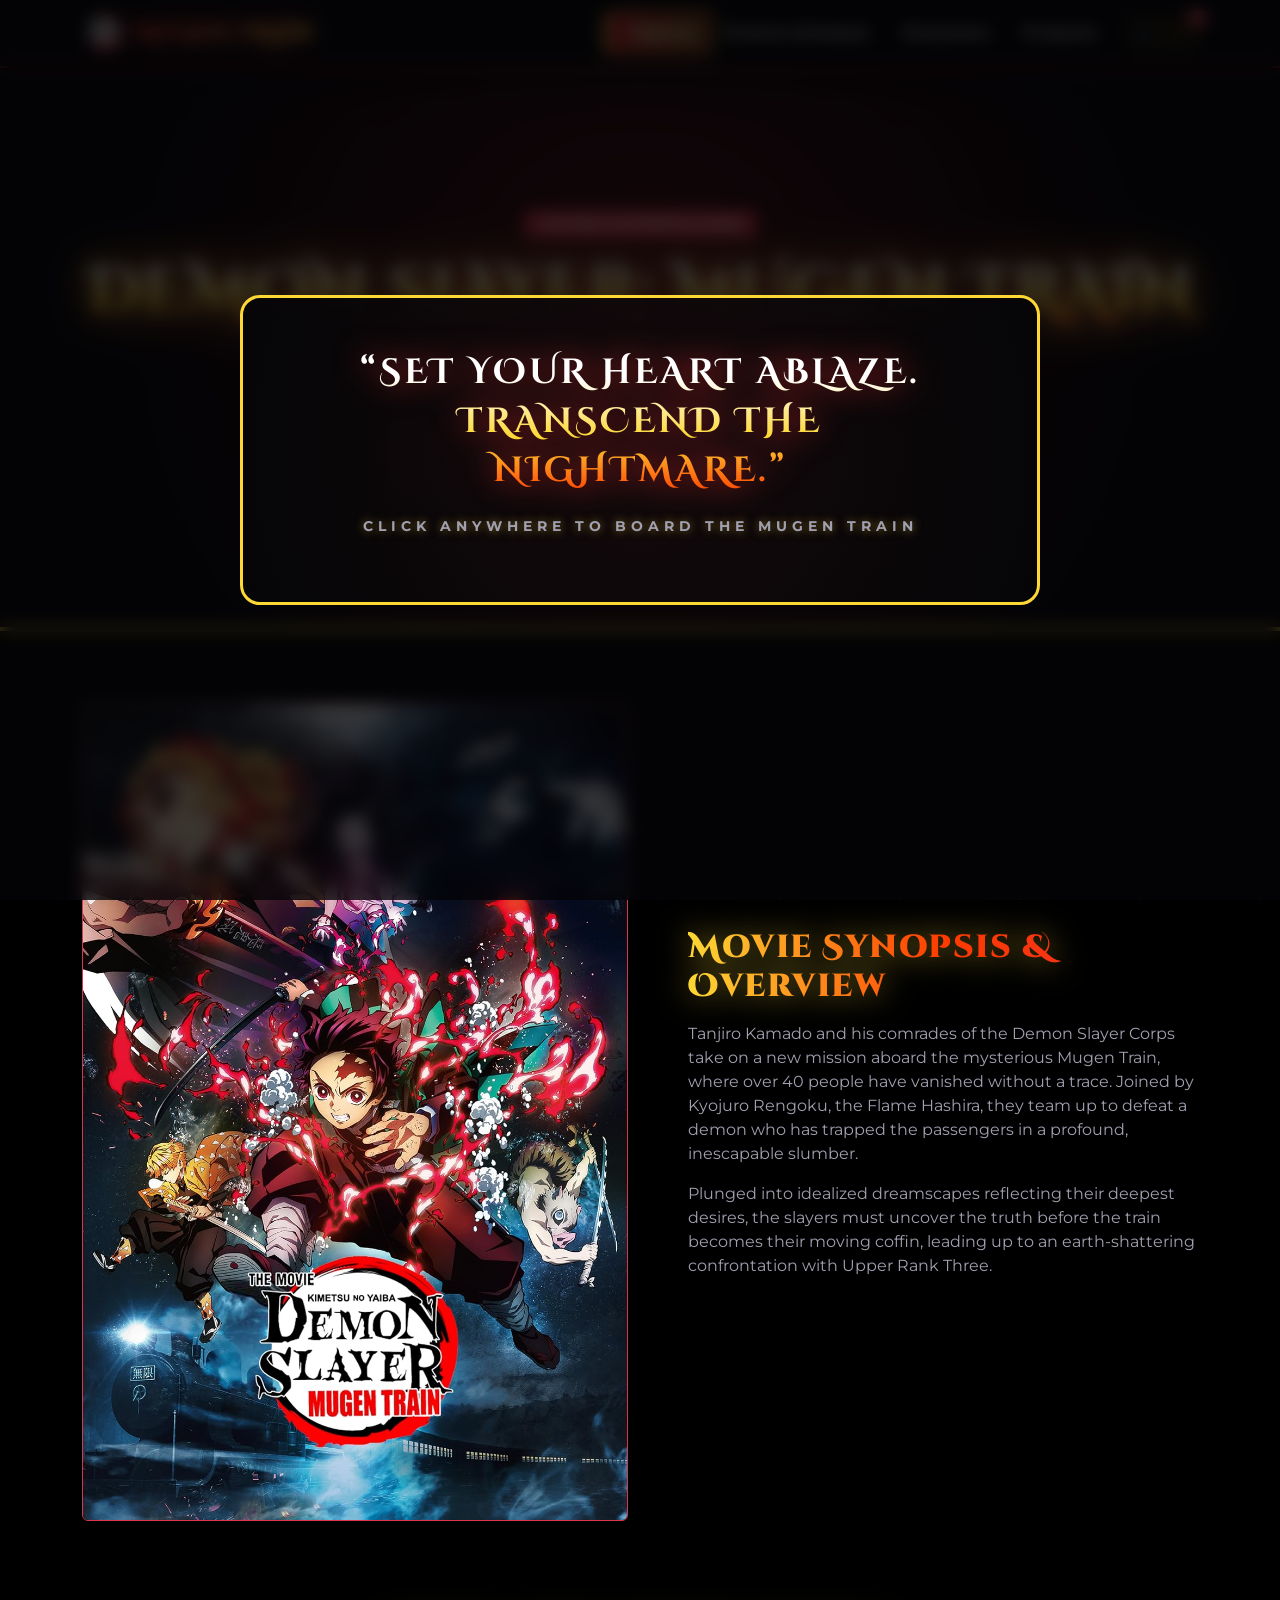
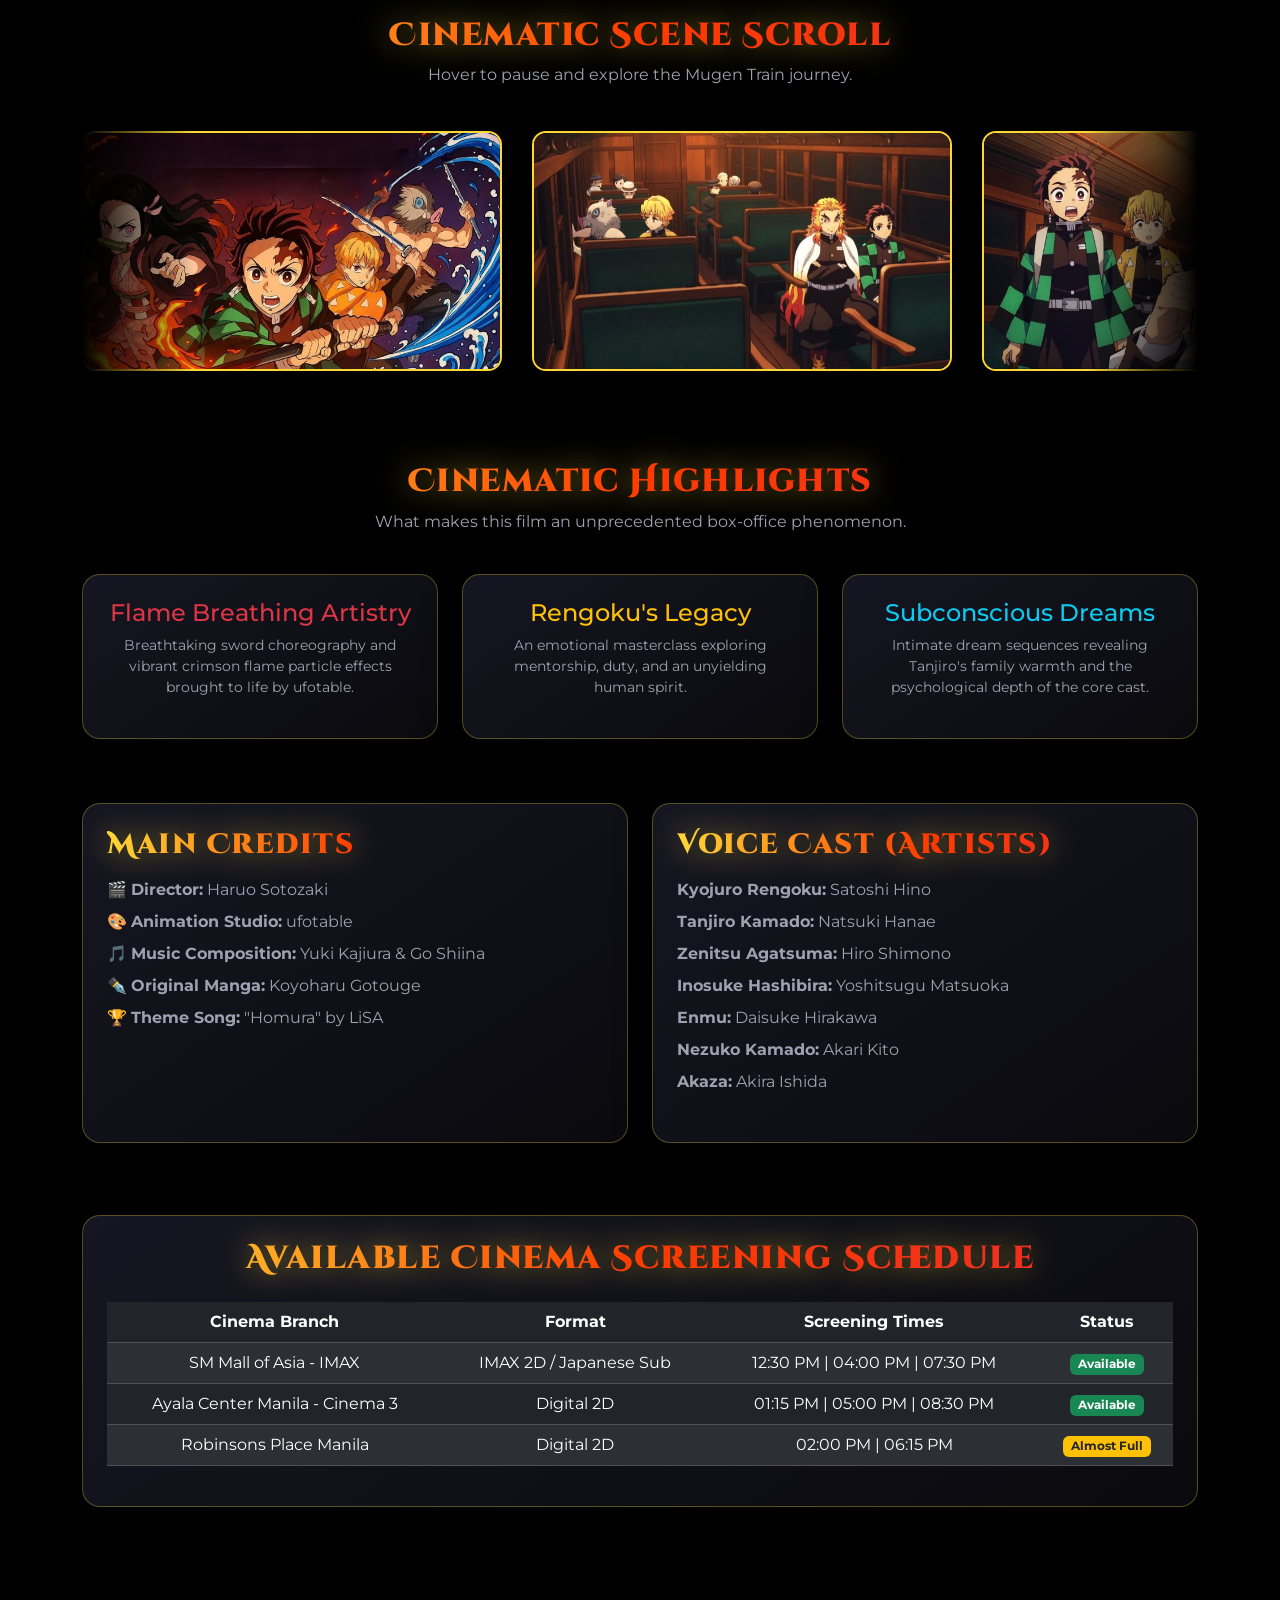
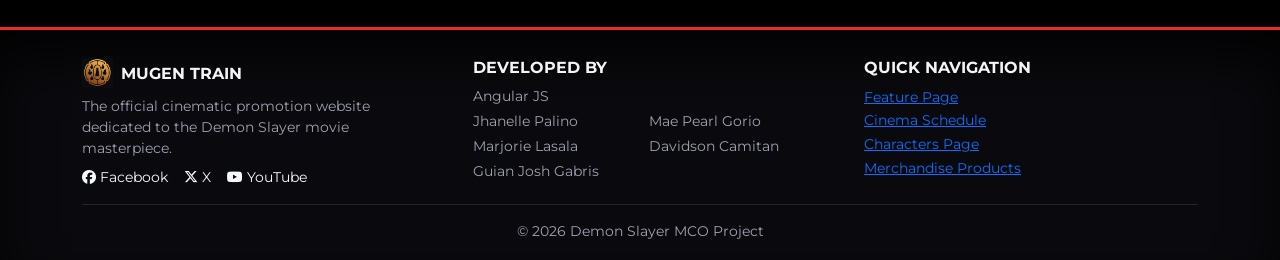
<file: index.html>
<!DOCTYPE html>
<html>
<head>
    <meta charset="UTF-8">
    <meta name="viewport" content="width=device-width, initial-scale=1.0">
    <title>Demon Slayer: Mugen Train - Feature Page</title>
    <link href="https://cdn.jsdelivr.net/npm/bootstrap@5.3.2/dist/css/bootstrap.min.css" rel="stylesheet">
    <link rel="stylesheet" href="https://cdnjs.cloudflare.com/ajax/libs/font-awesome/6.4.2/css/all.min.css">
    <link href="https://fonts.googleapis.com/css2?family=Cinzel+Decorative:wght@700;900&family=Montserrat:wght@400;600;700;900&display=swap" rel="stylesheet">
    <link rel="stylesheet" href="rsc/css/style.css">
    <style>
        /*CINEMATIC MOVING VIDEO BACKGROUND OVERLAY */
        #cinematic-welcome {
            position: fixed; top: 0; left: 0; width: 100vw; height: 100vh;
            background: rgba(5, 5, 7, 0.78);
            backdrop-filter: blur(8px);
            z-index: 99999; 
            display: flex; 
            flex-direction: column; 
            justify-content: center; 
            align-items: center;
            transition: opacity 1s ease, visibility 1s;
            cursor: pointer;
            text-align: center;
            padding: 30px;
        }

        /* DYNAMIC FLAME AURA ANIMATED BOX */
        .welcome-motto-box {
            position: relative;
            background: radial-gradient(circle at center, rgba(20, 10, 12, 0.95) 0%, rgba(5, 5, 7, 0.98) 100%);
            border: 3px solid var(--sun-gold);
            padding: 50px 70px;
            border-radius: 20px;
            max-width: 800px;
            animation: flameBorderPulse 2.5s ease-in-out infinite alternate;
        }

        @keyframes flameBorderPulse {
            0% {
                border-color: var(--sun-gold);
                box-shadow: 0 0 25px rgba(253, 216, 53, 0.4), inset 0 0 15px rgba(253, 216, 53, 0.2);
            }
            50% {
                border-color: var(--flame-red);
                box-shadow: 0 0 55px rgba(234, 43, 43, 0.8), 0 0 80px rgba(253, 216, 53, 0.5), inset 0 0 30px rgba(234, 43, 43, 0.4);
            }
            100% {
                border-color: var(--sun-gold);
                box-shadow: 0 0 25px rgba(253, 216, 53, 0.4), inset 0 0 15px rgba(253, 216, 53, 0.2);
            }
        }

        /*ULTRA-READABLE & ARTISTIC MOTTO TYPOGRAPHY */
        .welcome-motto {
            font-family: 'Cinzel Decorative', serif !important;
            font-size: 2.2rem;
            font-weight: 700;
            letter-spacing: 3px;
            text-transform: uppercase;
            background: linear-gradient(180deg, #ffffff 20%, var(--sun-gold) 60%, var(--flame-orange) 100%);
            -webkit-background-clip: text;
            -webkit-text-fill-color: transparent;
            filter: drop-shadow(0 0 15px rgba(234, 43, 43, 0.8));
            margin-bottom: 20px;
            line-height: 1.4;
        }

        .welcome-sub {
            color: #d1d1e0;
            letter-spacing: 5px;
            text-transform: uppercase;
            font-size: 0.85rem;
            font-weight: 700;
            text-shadow: 0 0 10px rgba(253, 216, 53, 0.5);
        }

       
    </style>
</head>
<body>


    <!-- ARTISTIC MOTTO OPENING WELCOME (Click anywhere to enter) -->
    <div id="cinematic-welcome" onclick="enterSite()">
        <div class="welcome-motto-box">
            <h1 class="welcome-motto">“Set your heart ablaze. Transcend the nightmare.”</h1>
            <p class="welcome-sub">Click anywhere to board the Mugen Train</p>
        </div>
    </div>

    <!-- NAVBAR WITH HEADER & MOVIE LOGO -->
    <nav class="navbar navbar-expand-lg navbar-dark fixed-top">
        <div class="container">
            <a class="navbar-brand fw-bold d-flex align-items-center gap-2" href="index.html">
                <img src="media/img/movie-logo.jpg" alt="Movie Logo" style="height: 40px; width: auto;">
                <span>MUGEN TRAIN</span>
            </a>
            <button class="navbar-toggler" type="button" data-bs-toggle="collapse" data-bs-target="#navbarNav">
                <span class="navbar-toggler-icon"></span>
            </button>
            <div class="collapse navbar-collapse justify-content-end" id="navbarNav">
                <ul class="navbar-nav align-items-center">
                    <li class="nav-item"><a class="nav-link active" href="index.html">Feature</a></li>
                    <li class="nav-item"><a class="nav-link" href="#cinema">Cinema Schedule</a></li>
                    <li class="nav-item"><a class="nav-link" href="characters.html">Characters</a></li>
                    <li class="nav-item"><a class="nav-link" href="products.html">Products</a></li>
                    <li class="nav-item ms-lg-3">
                        <button class="btn btn-outline-warning btn-sm position-relative" data-bs-toggle="modal" data-bs-target="#cartModal">
                            🛒 Cart <span id="cart-badge" class="position-absolute top-0 start-100 translate-middle badge rounded-pill bg-danger">0</span>
                        </button>
                    </li>
                </ul>
            </div>
        </div>
    </nav>

    <!-- HERO SECTION WITH MOVIE LOGO -->
    <header class="hero-section text-center">
        <div class="container">
            <span class="badge bg-danger text-uppercase px-3 py-2 mb-3">ufotable Masterpiece (2020)</span>
            <h1 class="display-3 fw-bold text-uppercase">Demon Slayer: Mugen Train</h1>
            <p class="lead text-muted mt-3 mx-auto" style="max-width: 700px;">Get on a train of endless dreams and strong courage. See the famous fight that made anime history.</p>
                <a href="#synopsis" class="btn btn-flame btn-lg px-5 py-3 me-2">Explore Movie</a>
                <a href="#cinema" class="btn btn-outline-light btn-lg px-4 py-3">View Screenings</a>
            </div>
        </div>
    </header>

    <!-- MAIN CONTENT -->
    <main class="container my-5">
        
        <!-- SYNOPSIS & MOVIE INFO -->
        <section id="synopsis" class="row align-items-center mb-5 py-4">
            <div class="col-lg-6 mb-4 mb-lg-0">
                <div class="position-relative rounded overflow-hidden border border-danger shadow-lg">
                    <img src="media/img/mugen-poster.jpg" alt="Mugen Train Poster" class="img-fluid w-100" onerror="this.src='https://images.unsplash.com/photo-1534447677768-be436bb09401?auto=format&fit=crop&w=800&q=80'">
                </div>
            </div>
            <div class="col-lg-6 ps-lg-5">
                <h2 class="mb-3">Movie Synopsis & Overview</h2>
                <p class="text-muted">Tanjiro Kamado and his comrades of the Demon Slayer Corps take on a new mission aboard the mysterious Mugen Train, where over 40 people have vanished without a trace. Joined by Kyojuro Rengoku, the Flame Hashira, they team up to defeat a demon who has trapped the passengers in a profound, inescapable slumber.</p>
                <p class="text-muted">Plunged into idealized dreamscapes reflecting their deepest desires, the slayers must uncover the truth before the train becomes their moving coffin, leading up to an earth-shattering confrontation with Upper Rank Three.</p>
            </div>
        </section>

        <!-- INFINITE MARQUEE GALLERY (10 Photos) -->
        <section class="my-5 py-4">
            <div class="text-center mb-4">
                <h2>Cinematic Scene Scroll</h2>
                <p class="text-muted">Hover to pause and explore the Mugen Train journey.</p>
            </div>

            <div class="marquee-container">
                <div class="marquee-track">
                    <!-- Set 1: Images sp1 to sp10 -->
                    <div class="marquee-item"><img src="media/img/sp1.jpg" alt="Scene 1" onerror="this.src='https://images.unsplash.com/photo-1518709268805-4e9042af9f23?auto=format&fit=crop&w=800&q=80'"></div>
                    <div class="marquee-item"><img src="media/img/sp2.jpg" alt="Scene 2" onerror="this.src='https://images.unsplash.com/photo-1578632767115-351597cf2477?auto=format&fit=crop&w=800&q=80'"></div>
                    <div class="marquee-item"><img src="media/img/sp3.jpg" alt="Scene 3" onerror="this.src='https://images.unsplash.com/photo-1534447677768-be436bb09401?auto=format&fit=crop&w=800&q=80'"></div>
                    <div class="marquee-item"><img src="media/img/sp4.jpg" alt="Scene 4" onerror="this.src='https://images.unsplash.com/photo-1509198397868-475647b2a1e5?auto=format&fit=crop&w=800&q=80'"></div>
                    <div class="marquee-item"><img src="media/img/sp5.jpg" alt="Scene 5" onerror="this.src='https://images.unsplash.com/photo-1563089145-599997674d42?auto=format&fit=crop&w=800&q=80'"></div>
                    <div class="marquee-item"><img src="media/img/sp6.jpg" alt="Scene 6" onerror="this.src='https://images.unsplash.com/photo-1553062407-98eeb64c6a62?auto=format&fit=crop&w=800&q=80'"></div>
                    <div class="marquee-item"><img src="media/img/sp7.jpg" alt="Scene 7" onerror="this.src='https://images.unsplash.com/photo-1539375665275-f9de415ef9ac?auto=format&fit=crop&w=800&q=80'"></div>
                    <div class="marquee-item"><img src="media/img/sp8.jpg" alt="Scene 8" onerror="this.src='https://images.unsplash.com/photo-1607604276583-eef5d076aa5f?auto=format&fit=crop&w=800&q=80'"></div>
                    <div class="marquee-item"><img src="media/img/sp9.jpg" alt="Scene 9" onerror="this.src='https://images.unsplash.com/photo-1544716278-ca5e3f4abd8c?auto=format&fit=crop&w=800&q=80'"></div>
                    <div class="marquee-item"><img src="media/img/sp10.jpg" alt="Scene 10" onerror="this.src='https://images.unsplash.com/photo-1518709268805-4e9042af9f23?auto=format&fit=crop&w=800&q=80'"></div>

                    <!-- Set 2: Duplicate sp1 to sp10 for seamless loop -->
                    <div class="marquee-item"><img src="media/img/sp1.jpg" alt="Scene 1" onerror="this.src='https://images.unsplash.com/photo-1518709268805-4e9042af9f23?auto=format&fit=crop&w=800&q=80'"></div>
                    <div class="marquee-item"><img src="media/img/sp2.jpg" alt="Scene 2" onerror="this.src='https://images.unsplash.com/photo-1578632767115-351597cf2477?auto=format&fit=crop&w=800&q=80'"></div>
                    <div class="marquee-item"><img src="media/img/sp3.jpg" alt="Scene 3" onerror="this.src='https://images.unsplash.com/photo-1534447677768-be436bb09401?auto=format&fit=crop&w=800&q=80'"></div>
                    <div class="marquee-item"><img src="media/img/sp4.jpg" alt="Scene 4" onerror="this.src='https://images.unsplash.com/photo-1509198397868-475647b2a1e5?auto=format&fit=crop&w=800&q=80'"></div>
                    <div class="marquee-item"><img src="media/img/sp5.jpg" alt="Scene 5" onerror="this.src='https://images.unsplash.com/photo-1563089145-599997674d42?auto=format&fit=crop&w=800&q=80'"></div>
                    <div class="marquee-item"><img src="media/img/sp6.jpg" alt="Scene 6" onerror="this.src='https://images.unsplash.com/photo-1553062407-98eeb64c6a62?auto=format&fit=crop&w=800&q=80'"></div>
                    <div class="marquee-item"><img src="media/img/sp7.jpg" alt="Scene 7" onerror="this.src='https://images.unsplash.com/photo-1539375665275-f9de415ef9ac?auto=format&fit=crop&w=800&q=80'"></div>
                    <div class="marquee-item"><img src="media/img/sp8.jpg" alt="Scene 8" onerror="this.src='https://images.unsplash.com/photo-1607604276583-eef5d076aa5f?auto=format&fit=crop&w=800&q=80'"></div>
                    <div class="marquee-item"><img src="media/img/sp9.jpg" alt="Scene 9" onerror="this.src='https://images.unsplash.com/photo-1544716278-ca5e3f4abd8c?auto=format&fit=crop&w=800&q=80'"></div>
                    <div class="marquee-item"><img src="media/img/sp10.jpg" alt="Scene 10" onerror="this.src='https://images.unsplash.com/photo-1518709268805-4e9042af9f23?auto=format&fit=crop&w=800&q=80'"></div>
                </div>
            </div>
        </section>

        <!-- HIGHLIGHTS -->
        <section class="row text-center mb-5">
            <div class="col-12 mb-4">
                <h2>Cinematic Highlights</h2>
                <p class="text-muted">What makes this film an unprecedented box-office phenomenon.</p>
            </div>
            <div class="col-md-4 mb-3">
                <div class="card p-4 h-100">
                    <h4 class="text-danger">Flame Breathing Artistry</h4>
                    <p class="text-muted small">Breathtaking sword choreography and vibrant crimson flame particle effects brought to life by ufotable.</p>
                </div>
            </div>
            <div class="col-md-4 mb-3">
                <div class="card p-4 h-100">
                    <h4 class="text-warning">Rengoku's Legacy</h4>
                    <p class="text-muted small">An emotional masterclass exploring mentorship, duty, and an unyielding human spirit.</p>
                </div>
            </div>
            <div class="col-md-4 mb-3">
                <div class="card p-4 h-100">
                    <h4 class="text-info">Subconscious Dreams</h4>
                    <p class="text-muted small">Intimate dream sequences revealing Tanjiro's family warmth and the psychological depth of the core cast.</p>
                </div>
            </div>
        </section>

        <!-- CREDITS & VOICE CAST -->
        <section class="row mb-5">
            <div class="col-md-6 mb-4">
                <div class="card p-4 h-100">
                    <h3 class="mb-3">Main Credits</h3>
                    <ul class="list-unstyled text-muted">
                        <li class="mb-2">🎬 <strong>Director:</strong> Haruo Sotozaki</li>
                        <li class="mb-2">🎨 <strong>Animation Studio:</strong> ufotable</li>
                        <li class="mb-2">🎵 <strong>Music Composition:</strong> Yuki Kajiura & Go Shiina</li>
                        <li class="mb-2">✒️ <strong>Original Manga:</strong> Koyoharu Gotouge</li>
                        <li class="mb-2">🏆 <strong>Theme Song:</strong> "Homura" by LiSA</li>
                    </ul>
                </div>
            </div>
            <div class="col-md-6 mb-4">
                <div class="card p-4 h-100">
                    <h3 class="mb-3">Voice Cast (Artists)</h3>
                    <ul class="list-unstyled text-muted">
                        <li class="mb-2"> <strong>Kyojuro Rengoku:</strong> Satoshi Hino</li>
                        <li class="mb-2"> <strong>Tanjiro Kamado:</strong> Natsuki Hanae</li>
                        <li class="mb-2"> <strong>Zenitsu Agatsuma:</strong> Hiro Shimono</li>
                        <li class="mb-2"> <strong>Inosuke Hashibira:</strong> Yoshitsugu Matsuoka</li>
                        <li class="mb-2"> <strong>Enmu:</strong> Daisuke Hirakawa</li>
                        <li class="mb-2"> <strong>Nezuko Kamado:</strong> Akari Kito</li>
                        <li class="mb-2"> <strong>Akaza:</strong> Akira Ishida</li>

                    </ul>
                </div>
            </div>
        </section>

        <!-- CINEMA SCHEDULE -->
        <section id="cinema" class="card p-4 mb-5">
            <h2 class="mb-4 text-center">Available Cinema Screening Schedule</h2>
            <div class="table-responsive">
                <table class="table table-dark table-striped text-center align-middle">
                    <thead>
                        <tr>
                            <th>Cinema Branch</th>
                            <th>Format</th>
                            <th>Screening Times</th>
                            <th>Status</th>
                        </tr>
                    </thead>
                    <tbody>
                        <tr>
                            <td>SM Mall of Asia - IMAX</td>
                            <td>IMAX 2D / Japanese Sub</td>
                            <td>12:30 PM | 04:00 PM | 07:30 PM</td>
                            <td><span class="badge bg-success">Available</span></td>
                        </tr>
                        <tr>
                            <td>Ayala Center Manila - Cinema 3</td>
                            <td>Digital 2D</td>
                            <td>01:15 PM | 05:00 PM | 08:30 PM</td>
                            <td><span class="badge bg-success">Available</span></td>
                        </tr>
                        <tr>
                            <td>Robinsons Place Manila</td>
                            <td>Digital 2D</td>
                            <td>02:00 PM | 06:15 PM</td>
                            <td><span class="badge bg-warning text-dark">Almost Full</span></td>
                        </tr>
                    </tbody>
                </table>
            </div>
        </section>

    </main>

        <!-- CART MODAL -->
            <div class="modal fade" id="cartModal" tabindex="-1">
            <div class="modal-dialog modal-dialog-centered">
            <div class="modal-content cinematic-alert-box p-3">
                <div class="modal-header border-secondary">
                    <h5 class="modal-title text-warning">🛒 Your Mugen Shopping Cart</h5>
                    <button type="button" class="btn-close btn-close-white" data-bs-dismiss="modal"></button>
                </div>
                <div class="modal-body">
                    <div id="cart-items-list">
                        <p class="text-muted text-center py-3">Your cart is currently empty.</p>
                    </div>
                    <div class="d-flex justify-content-between align-items-center mt-3 pt-3 border-top border-secondary">
                        <h5 class="mb-0 text-light">Total:</h5>
                        <h5 id="cart-total" class="mb-0 text-danger fw-bold">₱0.00</h5>
                    </div>
                </div>
                <div class="modal-footer border-secondary">
                    <button type="button" class="btn btn-outline-secondary" data-bs-dismiss="modal">Close</button>
                    <a href="products.html" class="btn btn-flame">Go to Products</a>
                </div>
            </div>
        </div>
    </div>

    <!-- FOOTER (3 Columns) -->
    <footer>
        <div class="container">
            <div class="row">
                <div class="col-md-4">
                    <div class="d-flex align-items-center gap-2 mb-2">
                        <img src="media/img/brand-logo.jpg" alt="Mugen Train Brand Logo" class="footer-brand-logo">
                        <h6 class="text-uppercase fw-bold mb-0">Mugen Train</h6>
                    </div>
                    <p class="text-muted small mb-2">The official cinematic promotion website dedicated to the Demon Slayer movie masterpiece.</p>
                    <div class="d-flex gap-3">
                        <a href="https://facebook.com" target="_blank" class="text-light small text-decoration-none">
                            <i class="fa-brands fa-facebook"></i> Facebook
                        </a>
                        <a href="https://x.com" target="_blank" class="text-light small text-decoration-none">
                            <i class="fa-brands fa-x-twitter"></i> X
                        </a>
                        <a href="https://youtube.com" target="_blank" class="text-light small text-decoration-none">
                            <i class="fa-brands fa-youtube"></i> YouTube
                        </a>
                    </div>
                </div>
                <div class="col-md-4">
                    <h6 class="text-uppercase fw-bold mb-2">Developed By</h6>
                    <p class="text-muted small mb-1">Angular JS</p>
                    <div class="footer-team-grid text-muted small">
                        <span>Jhanelle Palino</span>
                        <span>Mae Pearl Gorio</span>
                        <span>Marjorie Lasala</span>
                        <span>Davidson Camitan</span>
                        <span>Guian Josh Gabris</span>
                    </div>
                </div>
                <div class="col-md-4">
                    <h6 class="text-uppercase fw-bold mb-2">Quick Navigation</h6>
                    <ul class="list-unstyled small mb-0" style="line-height: 1.7;">
                        <li><a href="index.html">Feature Page</a></li>
                        <li><a href="#cinema">Cinema Schedule</a></li>
                        <li><a href="characters.html">Characters Page</a></li>
                        <li><a href="products.html">Merchandise Products</a></li>
                    </ul>
                </div>
            </div>
            <hr class="border-secondary my-3">
            <div class="text-center text-muted small">
                &copy; 2026 Demon Slayer MCO Project
            </div>
        </div>
    </footer>

    <script src="https://cdn.jsdelivr.net/npm/bootstrap@5.3.2/dist/js/bootstrap.bundle.min.js"></script>
    <script src="rsc/js/main.js"></script>
    <script>
        function enterSite() {
            const welcome = document.getElementById('cinematic-welcome');
            welcome.style.opacity = '0';
            setTimeout(() => welcome.style.display = 'none', 800);
        }
    </script>
</body>
</html>
</file>
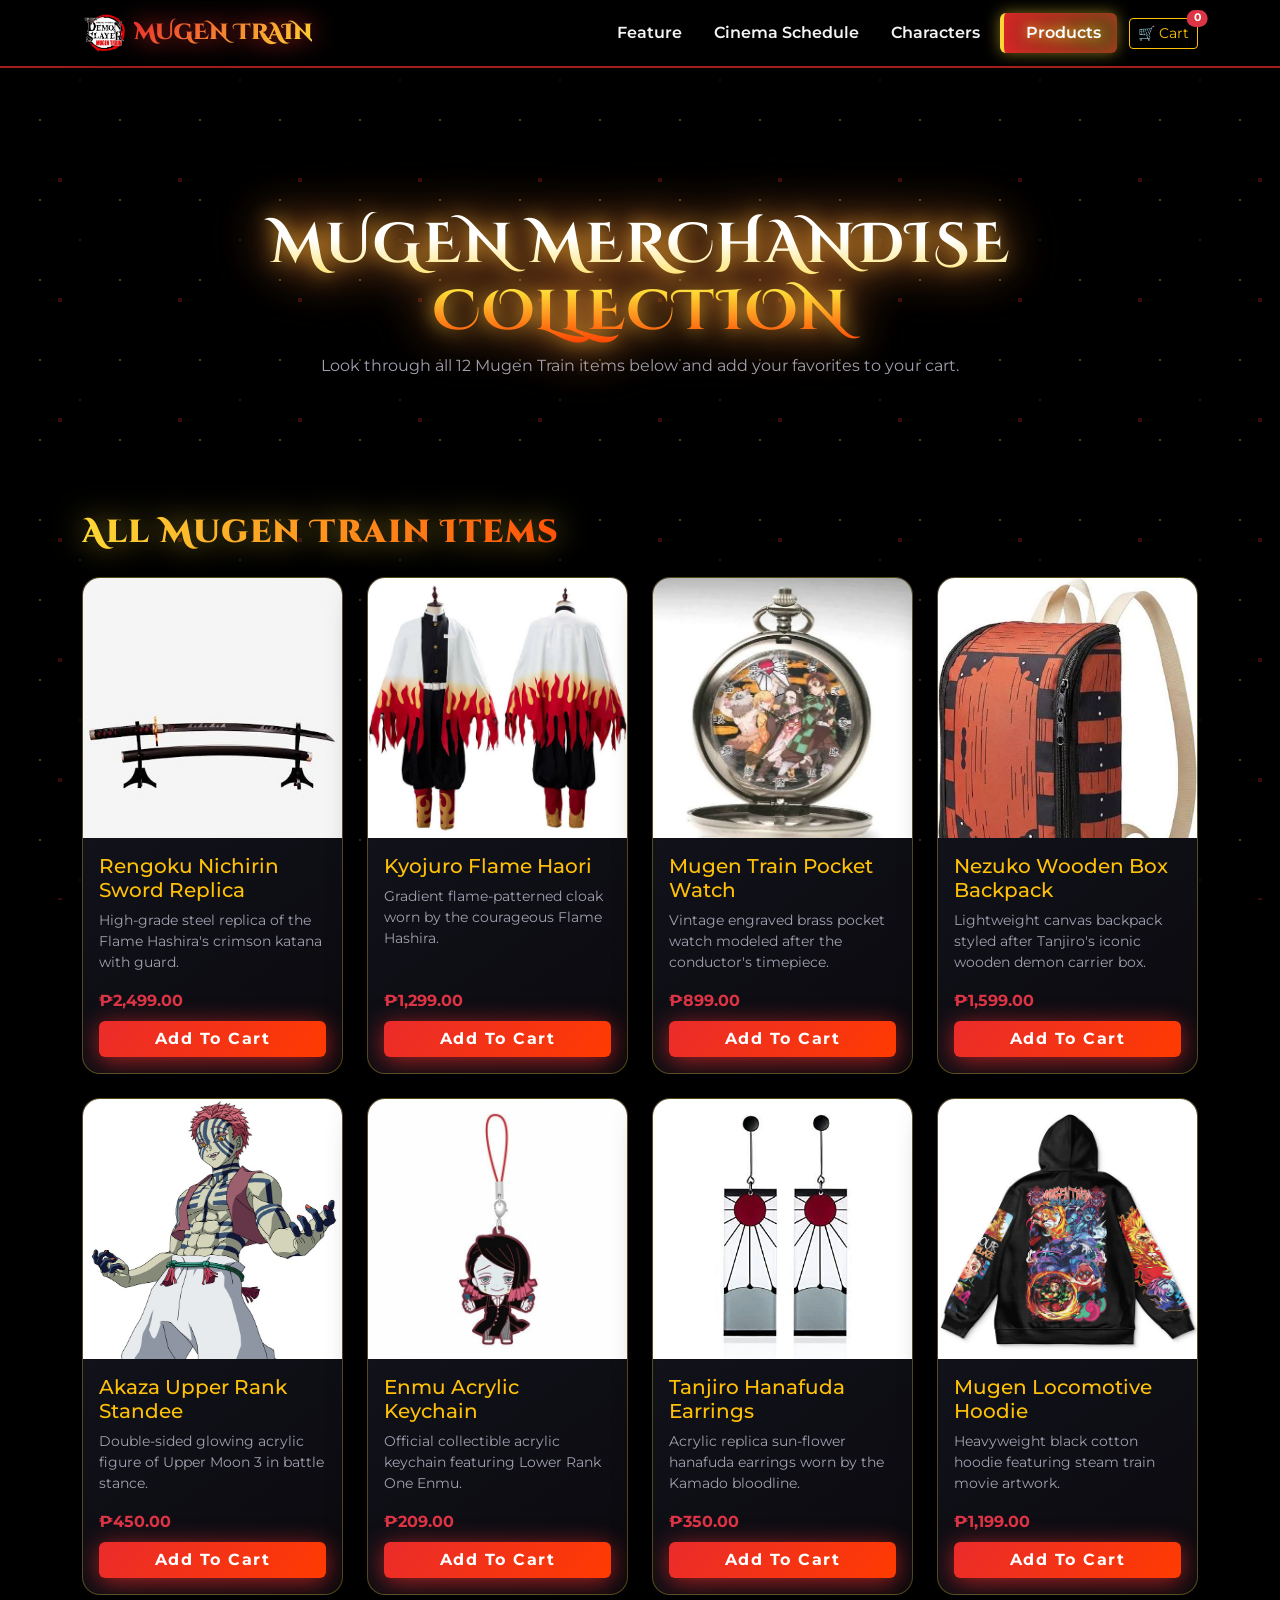
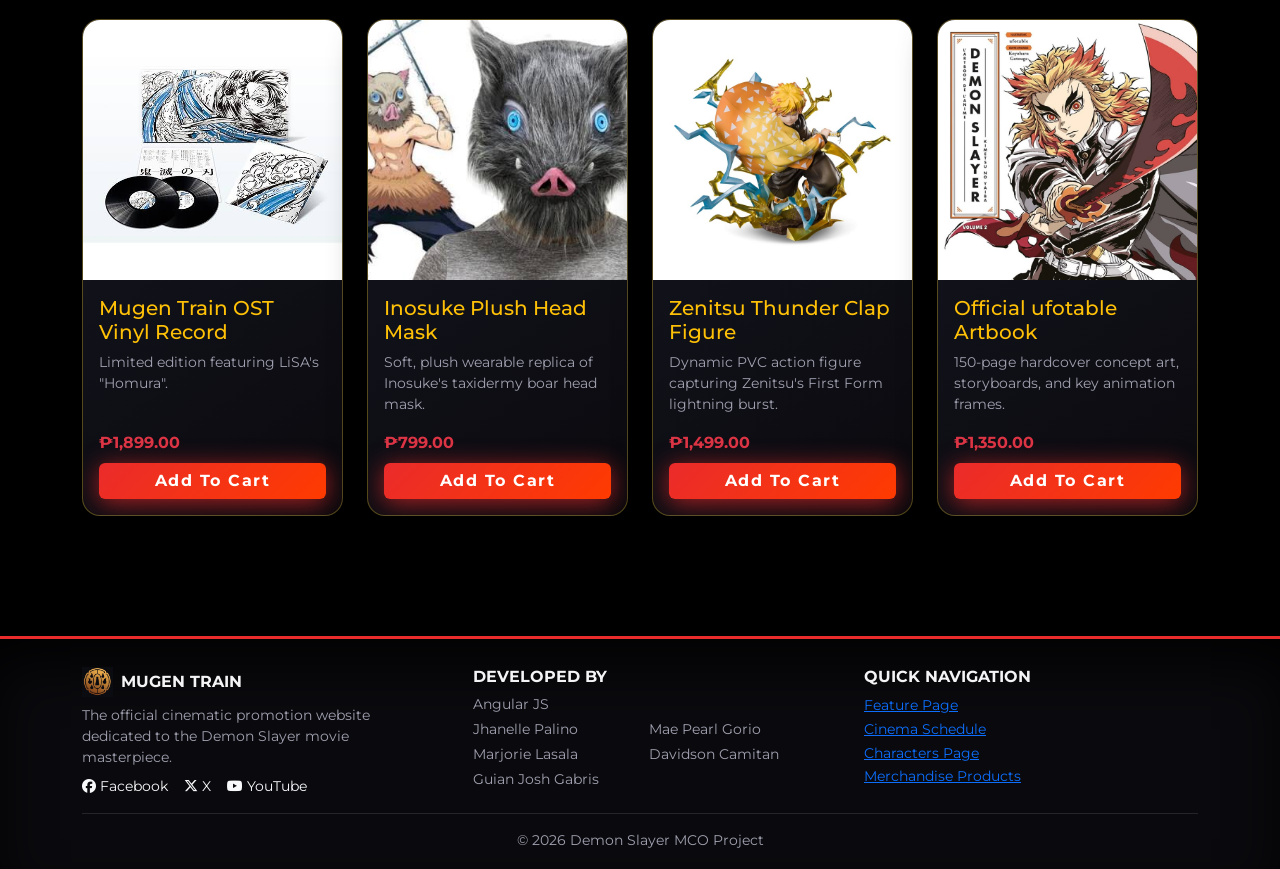
<file: products.html>
<!DOCTYPE html>
<html>
<head>
    <meta charset="UTF-8">
    <meta name="viewport" content="width=device-width, initial-scale=1.0">
    <title>Demon Slayer: Mugen Train - Products Page</title>
    <link href="https://cdn.jsdelivr.net/npm/bootstrap@5.3.2/dist/css/bootstrap.min.css" rel="stylesheet">
    <link rel="stylesheet" href="https://cdnjs.cloudflare.com/ajax/libs/font-awesome/6.4.2/css/all.min.css">
    <link href="https://fonts.googleapis.com/css2?family=Cinzel+Decorative:wght@700;900&family=Montserrat:wght@400;600;700;900&display=swap" rel="stylesheet">
    <link rel="stylesheet" href="rsc/css/style.css">
    <style>
        body { padding-top: 90px; }
    </style>
</head>
<body>

   <!-- NAVBAR WITH SOLID BLACK HEADER & MOVIE LOGO -->
    <nav class="navbar navbar-expand-lg navbar-dark fixed-top">
        <div class="container">
            <a class="navbar-brand fw-bold d-flex align-items-center gap-2" href="index.html">
                <img src="media/img/movie-logo.jpg" alt="Movie Logo" style="height: 40px; width: auto;">
                <span>MUGEN TRAIN</span>
            </a>
            <button class="navbar-toggler" type="button" data-bs-toggle="collapse" data-bs-target="#navbarNav">
                <span class="navbar-toggler-icon"></span>
            </button>
            <div class="collapse navbar-collapse justify-content-end" id="navbarNav">
                <ul class="navbar-nav align-items-center">
                    <li class="nav-item"><a class="nav-link" href="index.html">Feature</a></li>
                    <li class="nav-item"><a class="nav-link" href="index.html#cinema">Cinema Schedule</a></li>
                    <li class="nav-item"><a class="nav-link" href="characters.html">Characters</a></li>
                    <li class="nav-item"><a class="nav-link active" href="products.html">Products</a></li>
                    <li class="nav-item ms-lg-3">
                        <button class="btn btn-outline-warning btn-sm position-relative" data-bs-toggle="modal" data-bs-target="#cartModal">
                            🛒 Cart <span id="cart-badge" class="position-absolute top-0 start-100 translate-middle badge rounded-pill bg-danger">0</span>
                        </button>
                    </li>
                </ul>
            </div>
        </div>
    </nav>

    <!-- HEADER BANNER -->
    <header class="text-center py-5" style="margin-top: 50px;">
        <div class="container py-4">
            <h1 class="display-4 fw-bold movie-title-font">Mugen Merchandise Collection</h1>
            <p class="text-muted">Look through all 12 Mugen Train items below and add your favorites to your cart.</p>
        </div>
    </header>

    <main class="container my-5">
        <!-- FULL 4x3 MERCHANDISE GRID (12 Items) -->
        <h2 class="mb-4">All Mugen Train Items</h2>
        <div class="row row-cols-1 row-cols-md-2 row-cols-lg-4 g-4">
            <div class="col">
                <div class="card h-100">
                    <img src="media/img/Rengoku Nichirin Sword Replica.jpg" class="card-img-top" alt="Sword" onerror="this.src='https://images.unsplash.com/photo-1589241062272-c0a000071dfa?auto=format&fit=crop&w=500&q=80'">
                    <div class="card-body d-flex flex-column">
                        <h5 class="text-warning">Rengoku Nichirin Sword Replica</h5>
                        <p class="text-muted small">High-grade steel replica of the Flame Hashira's crimson katana with guard.</p>
                        <div class="mt-auto">
                            <span class="text-danger fw-bold d-block mb-2">₱2,499.00</span>
                            <button class="btn btn-flame w-100" onclick="addToCart('Rengoku Nichirin Sword Replica', 2499)">Add To Cart</button>
                        </div>
                    </div>
                </div>
            </div>
            <div class="col">
                <div class="card h-100">
                    <img src="media/img/Kyojuro Flame Haori.jpg" class="card-img-top" alt="Haori" onerror="this.src='https://images.unsplash.com/photo-1489987707025-afc232f7ea0f?auto=format&fit=crop&w=500&q=80'">
                    <div class="card-body d-flex flex-column">
                        <h5 class="text-warning">Kyojuro Flame Haori</h5>
                        <p class="text-muted small">Gradient flame-patterned cloak worn by the courageous Flame Hashira.</p>
                        <div class="mt-auto">
                            <span class="text-danger fw-bold d-block mb-2">₱1,299.00</span>
                            <button class="btn btn-flame w-100" onclick="addToCart('Kyojuro Flame Haori', 1299)">Add To Cart</button>
                        </div>
                    </div>
                </div>
            </div>
            <div class="col">
                <div class="card h-100">
                    <img src="media/img/Mugen Train Pocket Watch.jpg" class="card-img-top" alt="Watch" onerror="this.src='https://images.unsplash.com/photo-1509042239860-f550ce710b93?auto=format&fit=crop&w=500&q=80'">
                    <div class="card-body d-flex flex-column">
                        <h5 class="text-warning">Mugen Train Pocket Watch</h5>
                        <p class="text-muted small">Vintage engraved brass pocket watch modeled after the conductor's timepiece.</p>
                        <div class="mt-auto">
                            <span class="text-danger fw-bold d-block mb-2">₱899.00</span>
                            <button class="btn btn-flame w-100" onclick="addToCart('Mugen Train Pocket Watch', 899)">Add To Cart</button>
                        </div>
                    </div>
                </div>
            </div>
            <div class="col">
                <div class="card h-100">
                    <img src="media/img/Nezuko Wooden Box Backpack.jpg" class="card-img-top" alt="Backpack" onerror="this.src='https://images.unsplash.com/photo-1553062407-98eeb64c6a62?auto=format&fit=crop&w=500&q=80'">
                    <div class="card-body d-flex flex-column">
                        <h5 class="text-warning">Nezuko Wooden Box Backpack</h5>
                        <p class="text-muted small">Lightweight canvas backpack styled after Tanjiro's iconic wooden demon carrier box.</p>
                        <div class="mt-auto">
                            <span class="text-danger fw-bold d-block mb-2">₱1,599.00</span>
                            <button class="btn btn-flame w-100" onclick="addToCart('Nezuko Wooden Box Backpack', 1599)">Add To Cart</button>
                        </div>
                    </div>
                </div>
            </div>
            <div class="col">
                <div class="card h-100">
                    <img src="media/img/Akaza Upper Rank Standee.jpg" class="card-img-top" alt="Standee" onerror="this.src='https://images.unsplash.com/photo-1563089145-599997674d42?auto=format&fit=crop&w=500&q=80'">
                    <div class="card-body d-flex flex-column">
                        <h5 class="text-warning">Akaza Upper Rank Standee</h5>
                        <p class="text-muted small">Double-sided glowing acrylic figure of Upper Moon 3 in battle stance.</p>
                        <div class="mt-auto">
                            <span class="text-danger fw-bold d-block mb-2">₱450.00</span>
                            <button class="btn btn-flame w-100" onclick="addToCart('Akaza Upper Rank Standee', 450)">Add To Cart</button>
                        </div>
                    </div>
                </div>
            </div>
            <div class="col">
                <div class="card h-100">
                    <img src="media/img/Enmu Acrylic Keychain.jpg" class="card-img-top" alt="Enmu Keychain" onerror="this.src='https://images.unsplash.com/photo-1534447677768-be436bb09401?auto=format&fit=crop&w=500&q=80'">
                    <div class="card-body d-flex flex-column">
                        <h5 class="text-warning">Enmu Acrylic Keychain</h5>
                        <p class="text-muted small">Official collectible acrylic keychain featuring Lower Rank One Enmu.</p>
                        <div class="mt-auto">
                            <span class="text-danger fw-bold d-block mb-2">₱209.00</span>
                            <button class="btn btn-flame w-100" onclick="addToCart('Enmu Acrylic Keychain', 209)">Add To Cart</button>
                        </div>
                    </div>
                </div>
            </div>
            <div class="col">
                <div class="card h-100">
                    <img src="media/img/Tanjiro Hanafuda Earrings.jpg" class="card-img-top" alt="Earrings" onerror="this.src='https://images.unsplash.com/photo-1535632066927-ab7c9ab60908?auto=format&fit=crop&w=500&q=80'">
                    <div class="card-body d-flex flex-column">
                        <h5 class="text-warning">Tanjiro Hanafuda Earrings</h5>
                        <p class="text-muted small">Acrylic replica sun-flower hanafuda earrings worn by the Kamado bloodline.</p>
                        <div class="mt-auto">
                            <span class="text-danger fw-bold d-block mb-2">₱350.00</span>
                            <button class="btn btn-flame w-100" onclick="addToCart('Tanjiro Hanafuda Earrings', 350)">Add To Cart</button>
                        </div>
                    </div>
                </div>
            </div>
            <div class="col">
                <div class="card h-100">
                    <img src="media/img/Mugen Locomotive Hoodie.jpg" class="card-img-top" alt="Hoodie" onerror="this.src='https://images.unsplash.com/photo-1556905055-8f358a7a47b2?auto=format&fit=crop&w=500&q=80'">
                    <div class="card-body d-flex flex-column">
                        <h5 class="text-warning">Mugen Locomotive Hoodie</h5>
                        <p class="text-muted small">Heavyweight black cotton hoodie featuring steam train movie artwork.</p>
                        <div class="mt-auto">
                            <span class="text-danger fw-bold d-block mb-2">₱1,199.00</span>
                            <button class="btn btn-flame w-100" onclick="addToCart('Mugen Locomotive Hoodie', 1199)">Add To Cart</button>
                        </div>
                    </div>
                </div>
            </div>
            <div class="col">
                <div class="card h-100">
                    <img src="media/img/Mugen Train OST Vinyl Record.jpg" class="card-img-top" alt="Vinyl" onerror="this.src='https://images.unsplash.com/photo-1539375665275-f9de415ef9ac?auto=format&fit=crop&w=500&q=80'">
                    <div class="card-body d-flex flex-column">
                        <h5 class="text-warning">Mugen Train OST Vinyl Record</h5>
                        <p class="text-muted small">Limited edition featuring LiSA's "Homura".</p>
                        <div class="mt-auto">
                            <span class="text-danger fw-bold d-block mb-2">₱1,899.00</span>
                            <button class="btn btn-flame w-100" onclick="addToCart('Mugen Train OST Vinyl Record', 1899)">Add To Cart</button>
                        </div>
                    </div>
                </div>
            </div>
            <div class="col">
                <div class="card h-100">
                    <img src="media/img/Inosuke Plush Head Mask.jpg" class="card-img-top" alt="Mask" onerror="this.src='https://images.unsplash.com/photo-1563089145-599997674d42?auto=format&fit=crop&w=500&q=80'">
                    <div class="card-body d-flex flex-column">
                        <h5 class="text-warning">Inosuke Plush Head Mask</h5>
                        <p class="text-muted small">Soft, plush wearable replica of Inosuke's taxidermy boar head mask.</p>
                        <div class="mt-auto">
                            <span class="text-danger fw-bold d-block mb-2">₱799.00</span>
                            <button class="btn btn-flame w-100" onclick="addToCart('Inosuke Plush Head Mask', 799)">Add To Cart</button>
                        </div>
                    </div>
                </div>
            </div>
            <div class="col">
                <div class="card h-100">
                    <img src="media/img/Zenitsu Thunder Clap Figure.jpg" class="card-img-top" alt="Figure" onerror="this.src='https://images.unsplash.com/photo-1607604276583-eef5d076aa5f?auto=format&fit=crop&w=500&q=80'">
                    <div class="card-body d-flex flex-column">
                        <h5 class="text-warning">Zenitsu Thunder Clap Figure</h5>
                        <p class="text-muted small">Dynamic PVC action figure capturing Zenitsu's First Form lightning burst.</p>
                        <div class="mt-auto">
                            <span class="text-danger fw-bold d-block mb-2">₱1,499.00</span>
                            <button class="btn btn-flame w-100" onclick="addToCart('Zenitsu Thunder Clap Figure', 1499)">Add To Cart</button>
                        </div>
                    </div>
                </div>
            </div>
            <div class="col">
                <div class="card h-100">
                    <img src="media/img/Official ufotable Artbook.jpg" class="card-img-top" alt="Artbook" onerror="this.src='https://images.unsplash.com/photo-1544716278-ca5e3f4abd8c?auto=format&fit=crop&w=500&q=80'">
                    <div class="card-body d-flex flex-column">
                        <h5 class="text-warning">Official ufotable Artbook</h5>
                        <p class="text-muted small">150-page hardcover concept art, storyboards, and key animation frames.</p>
                        <div class="mt-auto">
                            <span class="text-danger fw-bold d-block mb-2">₱1,350.00</span>
                            <button class="btn btn-flame w-100" onclick="addToCart('Official ufotable Artbook', 1350)">Add To Cart</button>
                        </div>
                    </div>
                </div>
            </div>
        </div>
    </main>

    <!-- CART MODAL -->
    <div class="modal fade" id="cartModal" tabindex="-1">
        <div class="modal-dialog modal-dialog-centered">
            <div class="modal-content cinematic-alert-box p-3">
                <div class="modal-header border-secondary">
                    <h5 class="modal-title text-warning">🛒 Your Mugen Shopping Cart</h5>
                    <button type="button" class="btn-close btn-close-white" data-bs-dismiss="modal"></button>
                </div>
                <div class="modal-body">
                    <div id="cart-items-list"><p class="text-muted text-center py-3">Your cart is currently empty.</p></div>
                    <div class="d-flex justify-content-between align-items-center mt-3 pt-3 border-top border-secondary">
                        <h5 class="mb-0 text-light">Total:</h5>
                        <h5 id="cart-total" class="mb-0 text-danger fw-bold">₱0.00</h5>
                    </div>
                </div>
                <div class="modal-footer border-secondary">
                    <button type="button" class="btn btn-outline-secondary" data-bs-dismiss="modal">Close</button>
                    <button type="button" class="btn btn-flame" onclick="proceedToCheckout()" data-bs-dismiss="modal">Proceed to Checkout</button>
                </div>
            </div>
        </div>
    </div>

   <!-- FOOTER (3 Columns requirement) -->
    <footer>
        <div class="container">
            <div class="row">
                <div class="col-md-4">
                    <div class="d-flex align-items-center gap-2 mb-2">
                        <img src="media/img/brand-logo.jpg" alt="Mugen Train Brand Logo" class="footer-brand-logo">
                        <h6 class="text-uppercase fw-bold mb-0">Mugen Train</h6>
                    </div>
                    <p class="text-muted small mb-2">The official cinematic promotion website dedicated to the Demon Slayer movie masterpiece.</p>
                    <div class="d-flex gap-3">
                        <a href="https://facebook.com" target="_blank" class="text-light small text-decoration-none">
                            <i class="fa-brands fa-facebook"></i> Facebook
                        </a>
                        <a href="https://x.com" target="_blank" class="text-light small text-decoration-none">
                            <i class="fa-brands fa-x-twitter"></i> X
                        </a>
                        <a href="https://youtube.com" target="_blank" class="text-light small text-decoration-none">
                            <i class="fa-brands fa-youtube"></i> YouTube
                        </a>
                    </div>
                </div>
                <div class="col-md-4">
                    <h6 class="text-uppercase fw-bold mb-2">Developed By</h6>
                    <p class="text-muted small mb-1">Angular JS</p>
                    <div class="footer-team-grid text-muted small">
                        <span>Jhanelle Palino</span>
                        <span>Mae Pearl Gorio</span>
                        <span>Marjorie Lasala</span>
                        <span>Davidson Camitan</span>
                        <span>Guian Josh Gabris</span>
                    </div>
                </div>
                <div class="col-md-4">
                    <h6 class="text-uppercase fw-bold mb-2">Quick Navigation</h6>
                    <ul class="list-unstyled small mb-0" style="line-height: 1.7;">
                        <li><a href="index.html">Feature Page</a></li>
                        <li><a href="#cinema">Cinema Schedule</a></li>
                        <li><a href="characters.html">Characters Page</a></li>
                        <li><a href="products.html">Merchandise Products</a></li>
                    </ul>
                </div>
            </div>
            <hr class="border-secondary my-3">
            <div class="text-center text-muted small">
                &copy; 2026 Demon Slayer MCO Project
            </div>
        </div>
    </footer>

    <script src="https://cdn.jsdelivr.net/npm/bootstrap@5.3.2/dist/js/bootstrap.bundle.min.js"></script>
    <script src="rsc/js/main.js"></script>
    <script>
        function proceedToCheckout() {
            if (window.cart.length === 0) {
                showCinematicAlert('⚠️ Notice', 'Your cart is empty! Please select items before checking out.');
                return;
            }
            window.cart = [];
            // Update badge
            const badge = document.getElementById('cart-badge');
            if (badge) badge.innerText = '0';
            showCinematicAlert('⚔️ Checkout Complete', 'Checkout successful! May your blade cut deep.');
        }
    </script>
</body>
</html>
</file>
<file: rsc/css/style.css>
@import url('https://fonts.googleapis.com/css2?family=Cinzel+Decorative:wght@700;900&family=Montserrat:wght@400;600;700;900&display=swap');

:root {
  --bg-abyss: #000000;
  --bg-charcoal: #0a0a0e;
  --bg-card: #12121c;
  --flame-red: #ea2b2b;
  --flame-orange: #ff3b00;
  --sun-gold: #fdd835;
  --water-teal: #46b077;
  --neon-cyan: #00f5ff;
  --text-light: #f4f4f6;
  --text-muted: #a0a0b0;
}

body {
  background-color: var(--bg-abyss);
  color: var(--text-light);
  font-family: 'Montserrat', sans-serif;
  overflow-x: hidden;
  position: relative;
  min-height: 100vh;
}


  



.background-overlay {
  position: absolute;
  top: 0; left: 0; width: 100%; height: 100%;
  background: radial-gradient(circle at 50% 30%, rgba(234, 43, 43, 0.25) 0%, rgba(0, 0, 0, 0.92) 80%);
  z-index: -998;
}

/*  ENHANCED DUAL-LAYER FLOATING EMBER MOVEMENT */
body::before {
  content: '';
  position: fixed;
  top: 0; left: 0;
  width: 100vw; height: 100vh;
  background-image: 
    radial-gradient(circle, rgba(253,216,53,0.3) 1.5px, transparent 1.5px),
    radial-gradient(circle, rgba(234,43,43,0.25) 2.5px, transparent 2.5px),
    radial-gradient(circle, rgba(0,245,255,0.15) 1px, transparent 1px);
  background-size: 80px 80px, 120px 120px, 160px 160px;
  animation: emberDrift 22s linear infinite, emberPulse 4s ease-in-out infinite alternate;
  pointer-events: none;
  z-index: -997;
}

@keyframes emberDrift {
  0% { background-position: 0 0, 0 0, 0 0; }
  100% { background-position: 0 -800px, 60px -720px, -40px -900px; }
}

@keyframes emberPulse {
  0% { opacity: 0.6; }
  100% { opacity: 1; }
}

/* Scrollbar */
::-webkit-scrollbar { width: 8px; }
::-webkit-scrollbar-track { background: var(--bg-abyss); }
::-webkit-scrollbar-thumb { background: linear-gradient(var(--flame-red), var(--sun-gold)); border-radius: 4px; }

/* Navbar - Pure Solid Black Header */
.navbar {
  background-color: #000000 !important;
  border-bottom: 2px solid rgba(234, 43, 43, 0.7);
  box-shadow: 0 10px 40px rgba(0, 0, 0, 0.95);
  animation: slideDown 0.8s ease-out;
}

@keyframes slideDown {
  from { transform: translateY(-100%); opacity: 0; }
  to { transform: translateY(0); opacity: 1; }
}

.navbar-brand img {
  height: 40px;
  width: auto;
  filter: drop-shadow(0 0 10px rgba(0, 0, 0, 0.9));
}

/* COMPACT HORIZONTAL (LANDSCAPE) FOOTER */
        /*COMPACT LANDSCAPE FOOTER + CLEAN COLUMN SPACING */
        footer {
            padding: 28px 0 18px 0 !important;
        }

        footer .row {
            display: flex !important;
            flex-direction: row !important;
            flex-wrap: wrap !important;
            justify-content: space-between !important;
            align-items: flex-start !important;
            column-gap: 32px !important;
            row-gap: 16px !important;
        }

        footer .col-md-4 {
            flex: 1 1 260px !important;
            max-width: calc(33.333% - 22px) !important;
            margin-bottom: 0 !important;
        }

        @media (max-width: 767px) {
            footer .col-md-4 {
                flex: 0 0 100% !important;
                max-width: 100% !important;
            }
        }

        .footer-brand-logo {
            height: 30px !important;
            width: auto !important;
            background: transparent !important;
            background-color: transparent !important;
            border: none !important;
            box-shadow: none !important;
            padding: 0 !important;
            object-fit: contain;
        }

        .footer-team-grid {
            display: grid;
            grid-template-columns: repeat(2, minmax(0, 1fr));
            gap: 4px 18px;
        }
.navbar-brand span {
  font-family: 'Cinzel Decorative', sans-serif !important;
  font-size: 1.4rem;
  font-weight: 900;
  background: linear-gradient(135deg, var(--flame-red), var(--sun-gold));
  -webkit-background-clip: text;
  -webkit-text-fill-color: transparent;
  filter: drop-shadow(0 0 12px rgba(234, 43, 43, 0.9));
}

/* Typography */
h1, .display-3, .display-4, .welcome-title {
  font-family: 'Cinzel Decorative', sans-serif !important;
  text-transform: uppercase;
  letter-spacing: 2px;
  background: linear-gradient(180deg, #ffffff 20%, var(--sun-gold) 60%, var(--flame-orange) 100%);
  -webkit-background-clip: text;
  -webkit-text-fill-color: transparent;
  filter: drop-shadow(0 0 25px rgba(234, 43, 43, 0.8)) drop-shadow(0 0 10px rgba(253, 216, 53, 0.9));
}

h2, h3 {
  font-family: 'Cinzel Decorative', sans-serif !important;
  background: linear-gradient(90deg, var(--sun-gold), var(--flame-orange), var(--flame-red));
  -webkit-background-clip: text;
  -webkit-text-fill-color: transparent;
  filter: drop-shadow(0 0 15px rgba(253, 216, 53, 0.6));
  font-weight: 900;
  letter-spacing: 1.5px;
}

p, .text-muted {
  color: var(--text-muted) !important;
  font-weight: 400;
}

/* Nav Link Hover Effects */
.nav-link {
  color: var(--text-light) !important;
  font-weight: 600;
  padding: 8px 16px !important;
  border-radius: 6px;
  transition: all 0.35s cubic-bezier(0.175, 0.885, 0.32, 1.275);
}

.nav-link:hover, .nav-link.active {
  background: linear-gradient(90deg, rgba(234, 43, 43, 0.85), rgba(253, 216, 53, 0.35));
  color: #fff !important;
  padding-left: 22px !important;
  border-left: 4px solid var(--sun-gold);
  box-shadow: inset 0 0 20px rgba(234, 43, 43, 0.7), 0 0 15px rgba(253, 216, 53, 0.5);
  text-shadow: 0 0 12px var(--sun-gold);
  transform: translateX(4px);
}

/* Hero Section */
.hero-section {
  background: radial-gradient(circle at center, rgba(234, 43, 43, 0.3) 0%, transparent 75%),
              linear-gradient(180deg, rgba(0, 0, 0, 0.4) 0%, rgba(0, 0, 0, 0.95) 85%, var(--bg-abyss) 100%);
  padding: 210px 0 140px;
  border-bottom: 4px solid var(--sun-gold);
}

/* Cards */
.card {
  background: linear-gradient(145deg, #161622, #0a0a0e);
  border: 1px solid rgba(253, 216, 53, 0.3);
  border-radius: 18px;
  overflow: hidden;
  color: var(--text-light);
  box-shadow: 0 15px 35px rgba(0, 0, 0, 0.8);
  /* Enable 3D perspective space */
  perspective: 1000px;
  transition: transform 0.5s cubic-bezier(0.165, 0.84, 0.44, 1), box-shadow 0.5s ease, border-color 0.5s ease;
}

/* When hovered or clicked, flip cards */
.card:hover, .card.card-active-flip {
  transform: translateY(-15px) rotateX(6deg) scale(1.02);
  box-shadow: 0 30px 60px rgba(234, 43, 43, 0.6), 0 0 25px rgba(253, 216, 53, 0.5);
  border-color: var(--flame-red);
}

/* Keeping the card stable*/
.card-img-top {
  height: 260px;
  object-fit: cover;
  object-position: top center; /* head and face always on the frame*/
  transition: none; /* Removed the old aggressive image scale zoom */
}

.portrait-name-bar {
  position: relative;
  padding: 12px 14px;
  background: linear-gradient(to top, rgba(7, 7, 10, 0.98), rgba(18, 18, 28, 0.92));
  border-top: 1px solid rgba(253, 216, 53, 0.25);
}

.portrait-name-bar h5 {
  font-size: 0.98rem;
  font-weight: 700;
  letter-spacing: 0.4px;
  white-space: nowrap;
  overflow: hidden;
  text-overflow: ellipsis;
}

/* Buttons */
.btn-flame {
  background: linear-gradient(135deg, var(--flame-red), var(--flame-orange));
  color: white;
  border: none;
  font-weight: 700;
  letter-spacing: 1.5px;
  box-shadow: 0 4px 25px rgba(234, 43, 43, 0.7);
  transition: all 0.3s ease;
}

.btn-flame:hover {
  background: linear-gradient(135deg, var(--flame-orange), var(--flame-red));
  color: white;
  transform: translateY(-3px) scale(1.03);
  box-shadow: 0 6px 30px rgba(234, 43, 43, 0.9);
}

/* Footer */
footer {
  background-color: var(--bg-charcoal);
  border-top: 3px solid var(--flame-red);
  padding: 80px 0 40px;
  margin-top: 120px;
  box-shadow: inset 0 30px 50px rgba(0, 0, 0, 0.8);
}

/*ULTRA-GLOWING CINEMATIC POP-UP & MODAL BOX */
.cinematic-alert-box {
  background: radial-gradient(circle at top right, rgba(234, 43, 43, 0.25) 0%, transparent 70%),
              linear-gradient(145deg, #12121c, #07070a) !important;
  border: 2px solid var(--sun-gold) !important;
  color: #f4f4f6 !important;
  border-radius: 16px !important;
  box-shadow: 0 0 50px rgba(234, 43, 43, 0.7), inset 0 0 25px rgba(253, 216, 53, 0.2) !important;
  animation: modalPopupScale 0.4s cubic-bezier(0.175, 0.885, 0.32, 1.275) forwards;
}

@keyframes modalPopupScale {
  0% { transform: scale(0.85); opacity: 0; }
  100% { transform: scale(1); opacity: 1; }
}

/* Ensure modal text and titles inside alerts look super aesthetic */
.cinematic-alert-box h4, 
.cinematic-alert-box h5 {
  font-family: 'Cinzel Decorative', serif !important;
  color: var(--sun-gold) !important;
  text-shadow: 0 0 10px rgba(253, 216, 53, 0.6);
}

.cinematic-alert-box p, 
.cinematic-alert-box .text-muted {
  color: #d1d1e0 !important;
}


/*INFINITE HORIZONTAL SCROLLING MARQUEE GALLERY */
.marquee-container {
  overflow: hidden;
  white-space: nowrap;
  position: relative;
  width: 100%;
  padding: 20px 0;
  mask-image: linear-gradient(to right, transparent, black 10%, black 90%, transparent);
  -webkit-mask-image: linear-gradient(to right, transparent, black 10%, black 90%, transparent);
}

.marquee-track {
  display: inline-flex;
  gap: 30px;
  animation: scrollMarquee 35s linear infinite;
}

.marquee-container:hover .marquee-track {
  animation-play-state: paused;
}

@keyframes scrollMarquee {
  0% { transform: translateX(0); }
  100% { transform: translateX(-50%); }
}

.marquee-item {
  flex: 0 0 420px;
  height: 240px;
  border-radius: 14px;
  overflow: hidden;
  border: 2px solid var(--sun-gold);
  position: relative;
  background: #0a0a0e;
  box-shadow: 0 10px 30px rgba(0, 0, 0, 0.8);
  transition: transform 0.4s ease, border-color 0.4s ease;
}

.marquee-item:hover {
  transform: scale(1.05);
  border-color: var(--flame-red);
  box-shadow: 0 15px 40px rgba(234, 43, 43, 0.6);
}

.marquee-item img {
  width: 100%;
  height: 100%;
  object-fit: cover;
}

.marquee-caption {
  position: absolute;
  bottom: 0; left: 0; width: 100%;
  padding: 12px 18px;
  background: linear-gradient(to top, rgba(5, 5, 7, 0.95), transparent);
  font-family: 'Cinzel Decorative', serif !important;
  color: var(--sun-gold);
  font-size: 0.95rem;
  letter-spacing: 1px;
}

/*cINEMATIC TYPEWRITER INTRO OVERLAY */
#character-intro-overlay {
  position: fixed;
  top: 0; left: 0; width: 100vw; height: 100vh;
  background: rgba(5, 5, 7, 0.92);
  backdrop-filter: blur(10px);
  z-index: 9999;
  display: flex;
  flex-direction: column;
  justify-content: center;
  align-items: center;
  padding: 30px;
  text-align: center;
  animation: fadeInIntro 0.5s ease forwards;
}

@keyframes fadeInIntro {
  from { opacity: 0; }
  to { opacity: 1; }
}

.typewriter-box {
  background: radial-gradient(circle at center, rgba(20, 10, 12, 0.95) 0%, rgba(5, 5, 7, 0.98) 100%);
  border: 3px solid var(--sun-gold);
  padding: 40px 60px;
  border-radius: 20px;
  max-width: 800px;
  box-shadow: 0 0 50px rgba(234, 43, 43, 0.6), inset 0 0 20px rgba(253, 216, 53, 0.2);
}

.typewriter-text {
  font-family: 'Liberation Serif', serif !important;
  font-size: 1.4rem;
  font-weight: 500;
  letter-spacing: 1.5px;
  color: #ebdca7; /* Soft golden-sand film tone */
  line-height: 1.7;
  text-shadow: 0 2px 4px rgba(0, 0, 0, 0.9);
  min-height: 120px;
  text-align: left;
        
}


  .typewriter-cursor {
  display: none !important;
}


@keyframes blinkCursor {
  0%, 100% { opacity: 0; }
  0% { opacity: 0; }
}
</file>
